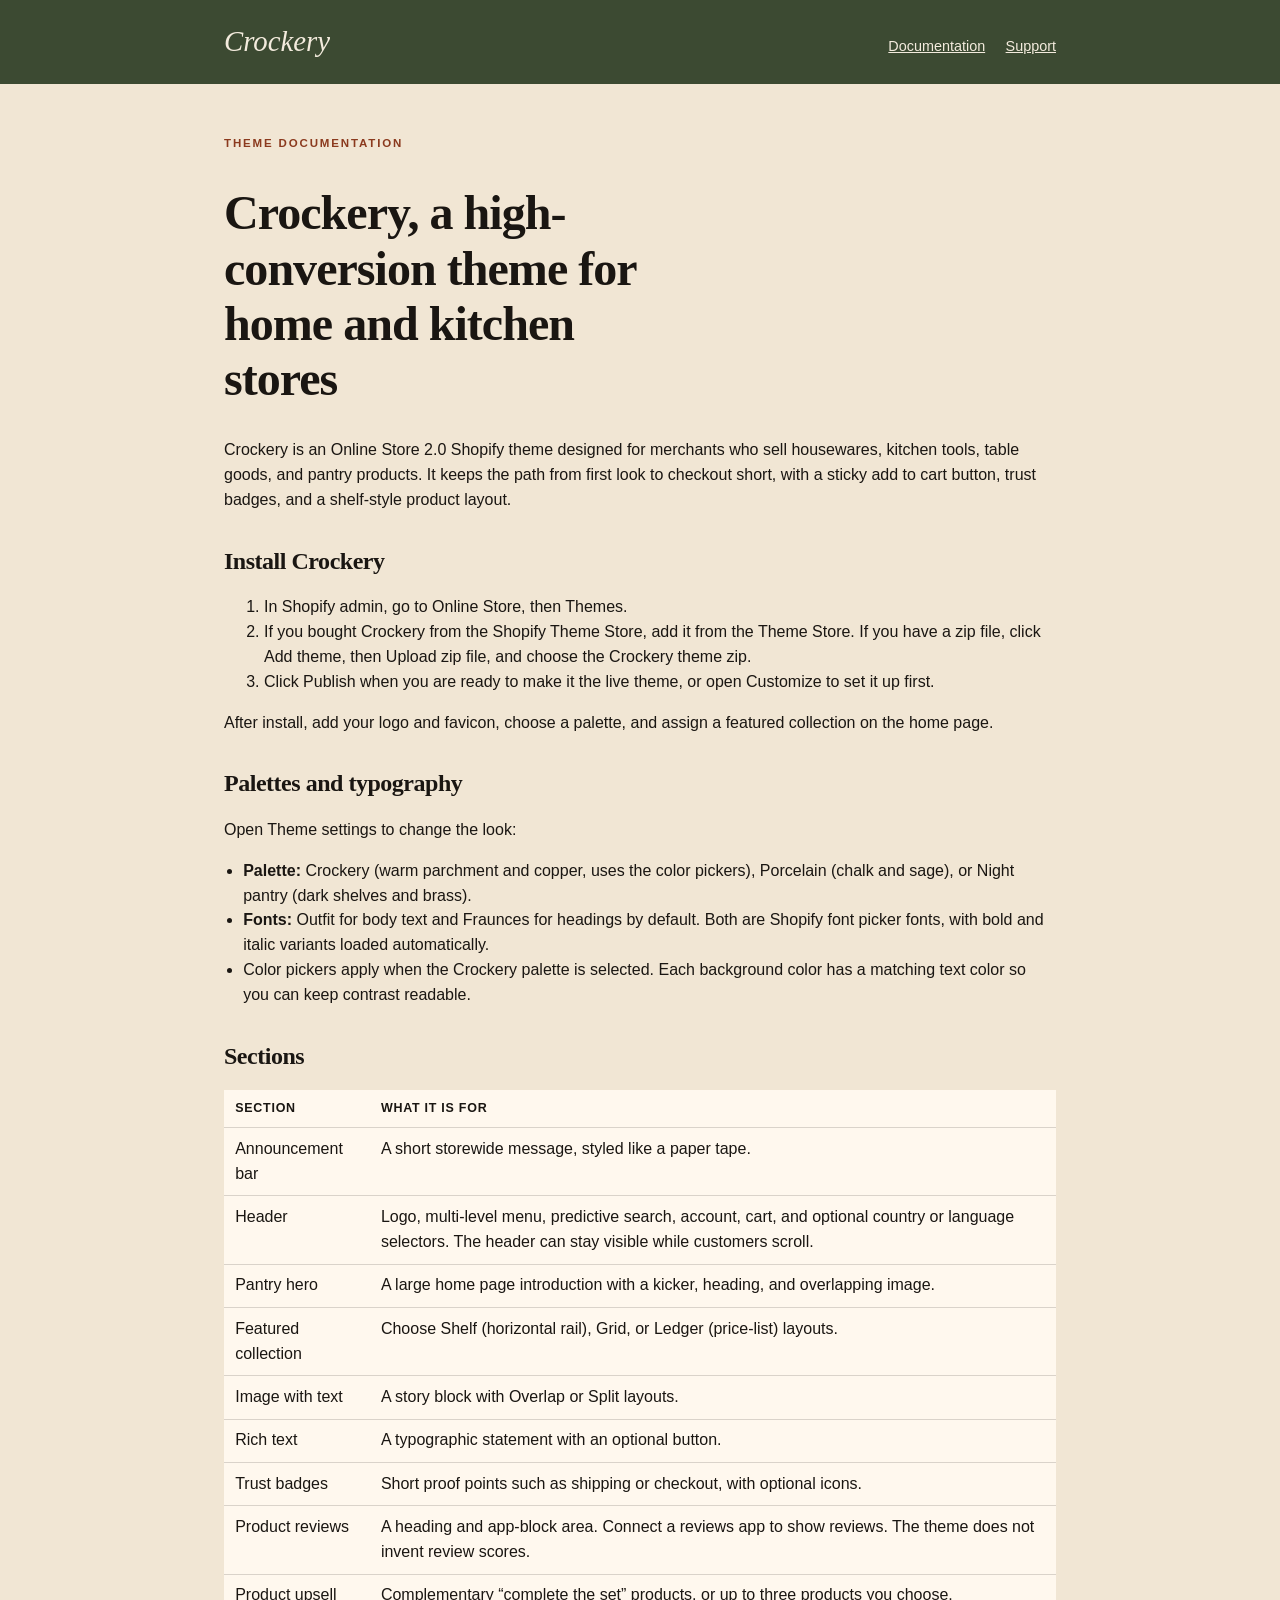
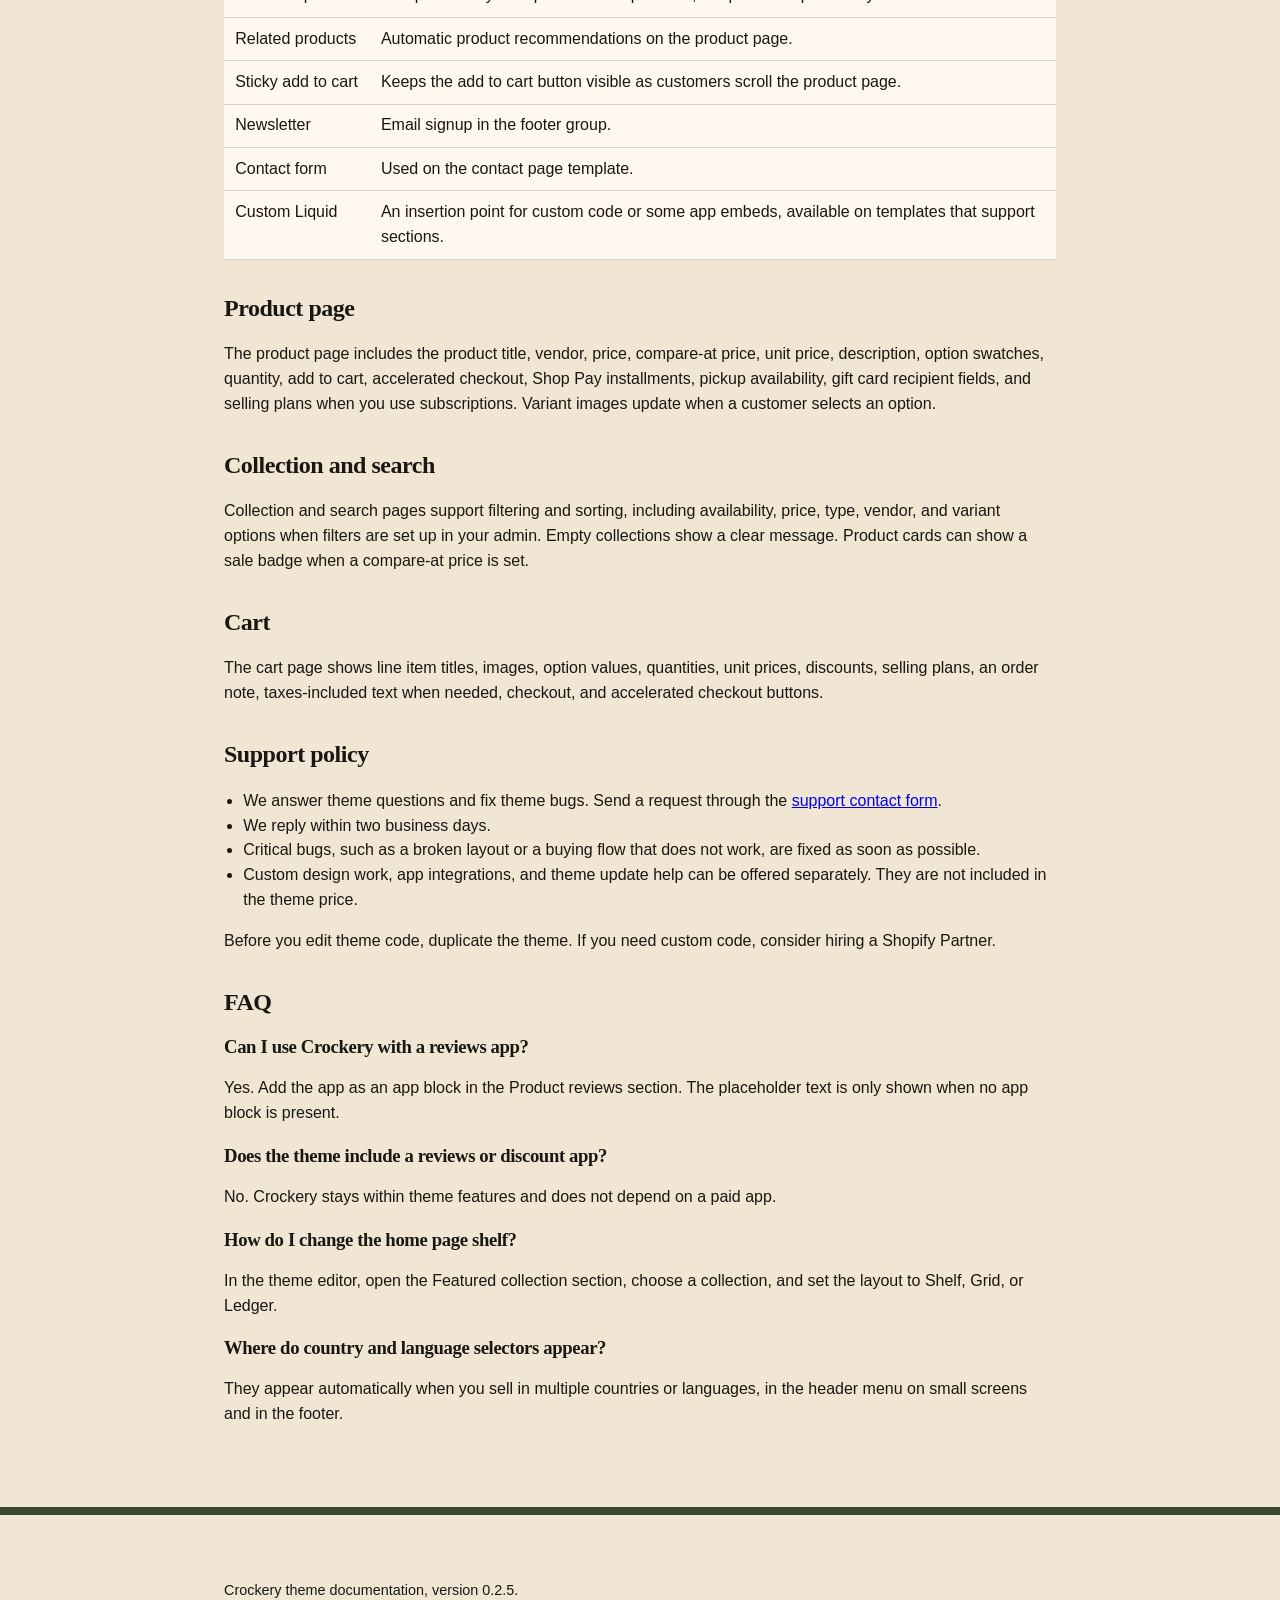
<file: index.html>
<!doctype html>
<html lang="en">
<head>
  <meta charset="utf-8">
  <meta name="viewport" content="width=device-width, initial-scale=1">
  <title>Crockery theme documentation</title>
  <meta name="description" content="Documentation for Crockery, a Shopify theme for home and kitchen stores. Installation, sections, product pages, and support policy.">
  <link rel="stylesheet" href="docs.css">
</head>
<body>
  <header class="site">
    <div class="wrap">
      <a class="wordmark" href="index.html">Crockery</a>
      <nav>
        <a href="index.html">Documentation</a>
        <a href="support.html">Support</a>
      </nav>
    </div>
  </header>
  <main class="wrap">
    <p class="kicker">Theme documentation</p>
    <h1>Crockery, a high-conversion theme for home and kitchen stores</h1>
    <p>Crockery is an Online Store 2.0 Shopify theme designed for merchants who sell housewares, kitchen tools, table goods, and pantry products. It keeps the path from first look to checkout short, with a sticky add to cart button, trust badges, and a shelf-style product layout.</p>

    <h2>Install Crockery</h2>
    <ol>
      <li>In Shopify admin, go to Online Store, then Themes.</li>
      <li>If you bought Crockery from the Shopify Theme Store, add it from the Theme Store. If you have a zip file, click Add theme, then Upload zip file, and choose the Crockery theme zip.</li>
      <li>Click Publish when you are ready to make it the live theme, or open Customize to set it up first.</li>
    </ol>
    <p>After install, add your logo and favicon, choose a palette, and assign a featured collection on the home page.</p>

    <h2>Palettes and typography</h2>
    <p>Open Theme settings to change the look:</p>
    <ul class="plain">
      <li><strong>Palette:</strong> Crockery (warm parchment and copper, uses the color pickers), Porcelain (chalk and sage), or Night pantry (dark shelves and brass).</li>
      <li><strong>Fonts:</strong> Outfit for body text and Fraunces for headings by default. Both are Shopify font picker fonts, with bold and italic variants loaded automatically.</li>
      <li>Color pickers apply when the Crockery palette is selected. Each background color has a matching text color so you can keep contrast readable.</li>
    </ul>

    <h2>Sections</h2>
    <table>
      <thead><tr><th>Section</th><th>What it is for</th></tr></thead>
      <tbody>
        <tr><td>Announcement bar</td><td>A short storewide message, styled like a paper tape.</td></tr>
        <tr><td>Header</td><td>Logo, multi-level menu, predictive search, account, cart, and optional country or language selectors. The header can stay visible while customers scroll.</td></tr>
        <tr><td>Pantry hero</td><td>A large home page introduction with a kicker, heading, and overlapping image.</td></tr>
        <tr><td>Featured collection</td><td>Choose Shelf (horizontal rail), Grid, or Ledger (price-list) layouts.</td></tr>
        <tr><td>Image with text</td><td>A story block with Overlap or Split layouts.</td></tr>
        <tr><td>Rich text</td><td>A typographic statement with an optional button.</td></tr>
        <tr><td>Trust badges</td><td>Short proof points such as shipping or checkout, with optional icons.</td></tr>
        <tr><td>Product reviews</td><td>A heading and app-block area. Connect a reviews app to show reviews. The theme does not invent review scores.</td></tr>
        <tr><td>Product upsell</td><td>Complementary “complete the set” products, or up to three products you choose.</td></tr>
        <tr><td>Related products</td><td>Automatic product recommendations on the product page.</td></tr>
        <tr><td>Sticky add to cart</td><td>Keeps the add to cart button visible as customers scroll the product page.</td></tr>
        <tr><td>Newsletter</td><td>Email signup in the footer group.</td></tr>
        <tr><td>Contact form</td><td>Used on the contact page template.</td></tr>
        <tr><td>Custom Liquid</td><td>An insertion point for custom code or some app embeds, available on templates that support sections.</td></tr>
      </tbody>
    </table>

    <h2>Product page</h2>
    <p>The product page includes the product title, vendor, price, compare-at price, unit price, description, option swatches, quantity, add to cart, accelerated checkout, Shop Pay installments, pickup availability, gift card recipient fields, and selling plans when you use subscriptions. Variant images update when a customer selects an option.</p>

    <h2>Collection and search</h2>
    <p>Collection and search pages support filtering and sorting, including availability, price, type, vendor, and variant options when filters are set up in your admin. Empty collections show a clear message. Product cards can show a sale badge when a compare-at price is set.</p>

    <h2>Cart</h2>
    <p>The cart page shows line item titles, images, option values, quantities, unit prices, discounts, selling plans, an order note, taxes-included text when needed, checkout, and accelerated checkout buttons.</p>

    <h2>Support policy</h2>
    <ul class="plain">
      <li>We answer theme questions and fix theme bugs. Send a request through the <a href="support.html">support contact form</a>.</li>
      <li>We reply within two business days.</li>
      <li>Critical bugs, such as a broken layout or a buying flow that does not work, are fixed as soon as possible.</li>
      <li>Custom design work, app integrations, and theme update help can be offered separately. They are not included in the theme price.</li>
    </ul>
    <p>Before you edit theme code, duplicate the theme. If you need custom code, consider hiring a Shopify Partner.</p>

    <h2>FAQ</h2>
    <h3>Can I use Crockery with a reviews app?</h3>
    <p>Yes. Add the app as an app block in the Product reviews section. The placeholder text is only shown when no app block is present.</p>
    <h3>Does the theme include a reviews or discount app?</h3>
    <p>No. Crockery stays within theme features and does not depend on a paid app.</p>
    <h3>How do I change the home page shelf?</h3>
    <p>In the theme editor, open the Featured collection section, choose a collection, and set the layout to Shelf, Grid, or Ledger.</p>
    <h3>Where do country and language selectors appear?</h3>
    <p>They appear automatically when you sell in multiple countries or languages, in the header menu on small screens and in the footer.</p>
  </main>
  <footer class="site"><div class="wrap">Crockery theme documentation, version 0.2.5.</div></footer>
</body>
</html>
</file>
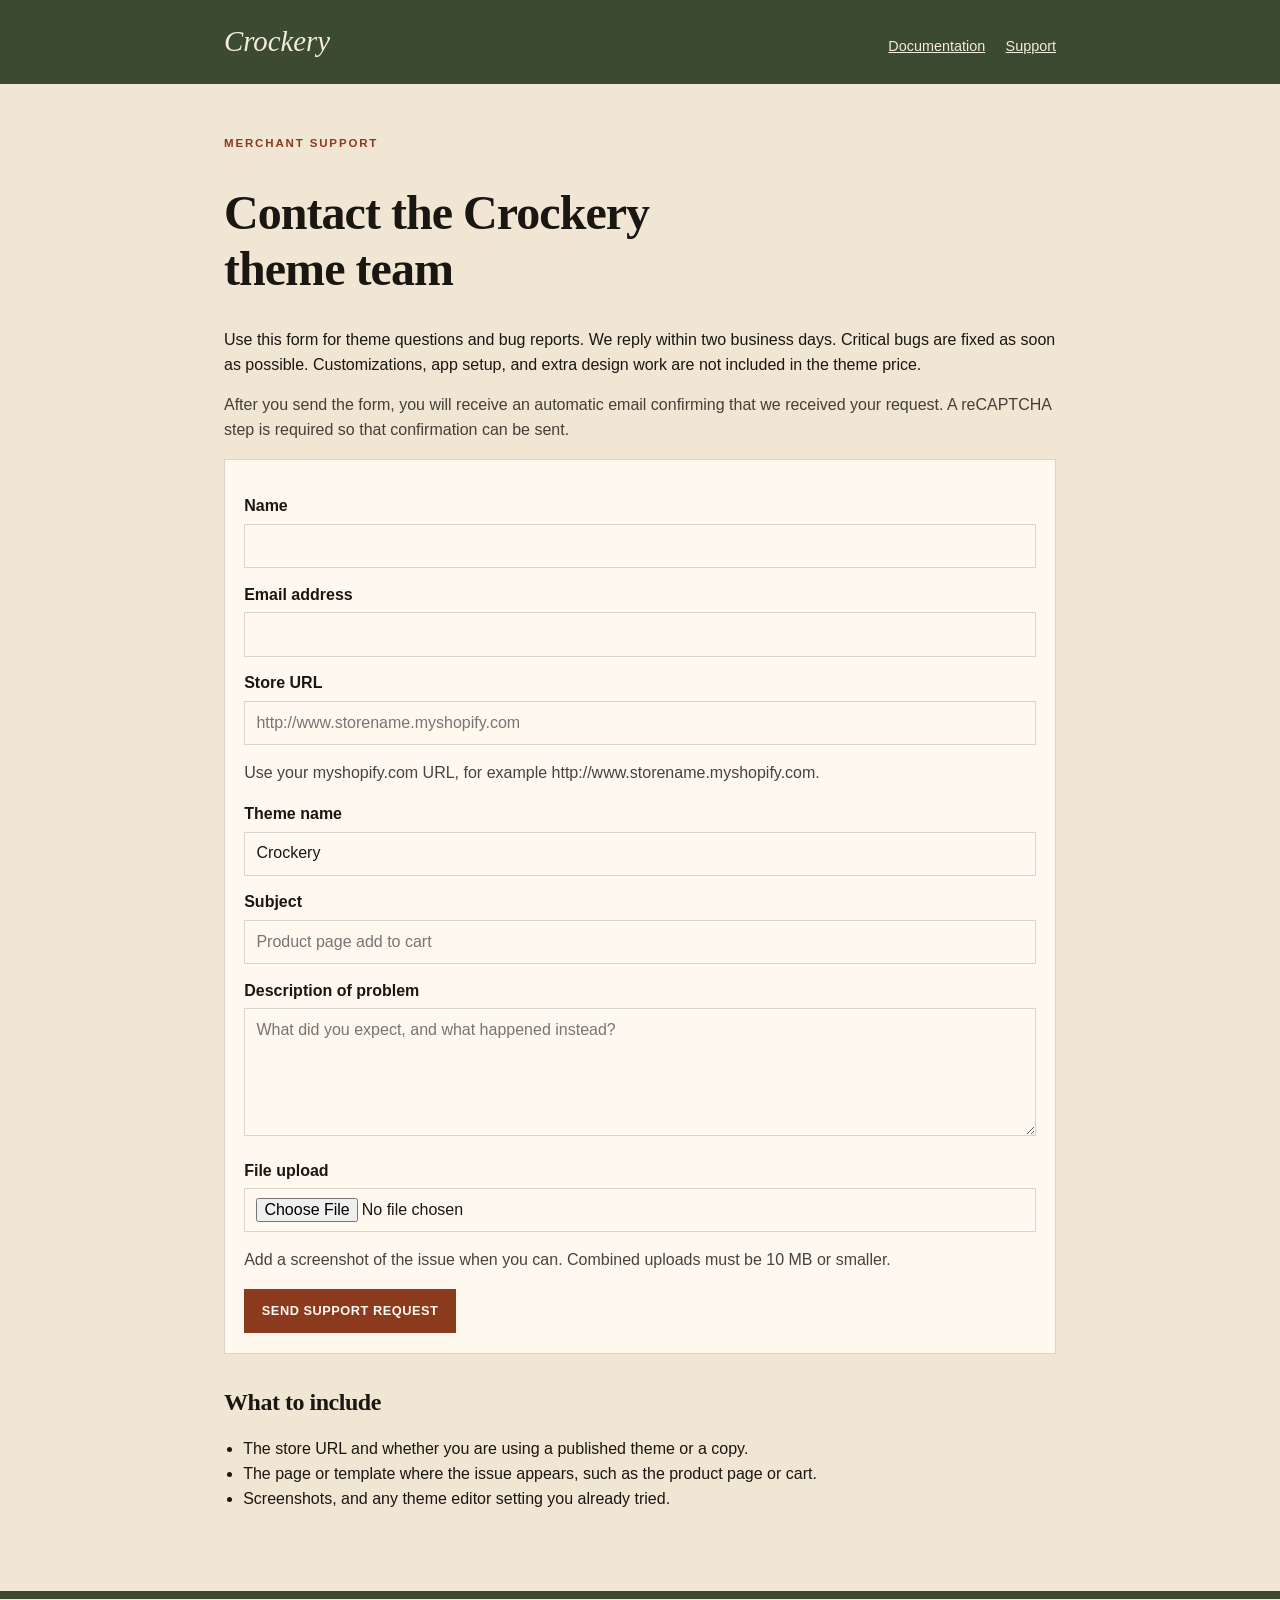
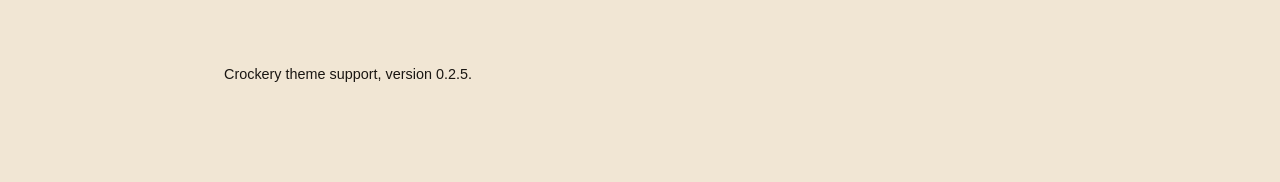
<file: support.html>
<!doctype html>
<html lang="en">
<head>
  <meta charset="utf-8">
  <meta name="viewport" content="width=device-width, initial-scale=1">
  <title>Crockery theme support</title>
  <meta name="description" content="Contact the Crockery theme team for theme questions and bug reports. We reply within two business days.">
  <link rel="stylesheet" href="docs.css">
</head>
<body>
  <header class="site">
    <div class="wrap">
      <a class="wordmark" href="index.html">Crockery</a>
      <nav>
        <a href="index.html">Documentation</a>
        <a href="support.html">Support</a>
      </nav>
    </div>
  </header>
  <main class="wrap">
    <p class="kicker">Merchant support</p>
    <h1>Contact the Crockery theme team</h1>
    <p>Use this form for theme questions and bug reports. We reply within two business days. Critical bugs are fixed as soon as possible. Customizations, app setup, and extra design work are not included in the theme price.</p>
    <p class="muted">After you send the form, you will receive an automatic email confirming that we received your request. A reCAPTCHA step is required so that confirmation can be sent.</p>

    <!--
      FormSubmit delivers to allmarwanacc-emmc9c@mail.grokbot.com.
      Thank-you page: https://sohofisohofi6-ux.github.io/larder/thanks.html
    -->
    <form class="card" action="https://formsubmit.co/allmarwanacc-emmc9c@mail.grokbot.com" method="POST" enctype="multipart/form-data" id="larder-support-form">
      <input type="hidden" name="_template" value="table">
      <input type="hidden" name="_next" value="https://sohofisohofi6-ux.github.io/larder/thanks.html">
      <input type="hidden" name="_subject" id="email-subject" value="Crockery theme support">
      <input type="hidden" name="_autoresponse" value="Thanks for contacting Crockery theme support. We received your request and will reply within two business days. Critical bugs are fixed as soon as possible.">
      <input type="hidden" name="_replyto" id="replyto-field" value="">

      <label class="ohnohoney" for="website">Website</label>
      <input class="ohnohoney" id="website" type="text" name="_honey" tabindex="-1" autocomplete="off">

      <label for="name">Name</label>
      <input id="name" name="name" type="text" autocomplete="name" required>

      <label for="email">Email address</label>
      <input id="email" name="email" type="email" autocomplete="email" required>

      <label for="store">Store URL</label>
      <input id="store" name="store" type="url" placeholder="http://www.storename.myshopify.com" required>
      <p class="muted">Use your myshopify.com URL, for example http://www.storename.myshopify.com.</p>

      <label for="theme">Theme name</label>
      <input id="theme" name="theme" type="text" value="Crockery" required>

      <label for="subject">Subject</label>
      <input id="subject" name="subject" type="text" placeholder="Product page add to cart">

      <label for="message">Description of problem</label>
      <textarea id="message" name="message" required placeholder="What did you expect, and what happened instead?"></textarea>

      <label for="attachment">File upload</label>
      <input id="attachment" name="attachment" type="file" accept="image/*,.zip,.txt,.pdf">
      <p class="muted">Add a screenshot of the issue when you can. Combined uploads must be 10 MB or smaller.</p>

      <button type="submit">Send support request</button>
    </form>

    <h2>What to include</h2>
    <ul class="plain">
      <li>The store URL and whether you are using a published theme or a copy.</li>
      <li>The page or template where the issue appears, such as the product page or cart.</li>
      <li>Screenshots, and any theme editor setting you already tried.</li>
    </ul>
  </main>
  <footer class="site"><div class="wrap">Crockery theme support, version 0.2.5.</div></footer>
  <script>
    document.getElementById("larder-support-form").addEventListener("submit", function () {
      var email = document.getElementById("email").value;
      var subject = document.getElementById("subject").value.trim();
      document.getElementById("replyto-field").value = email;
      document.getElementById("email-subject").value = subject
        ? "Crockery support: " + subject
        : "Crockery theme support";
    });
  </script>
</body>
</html>
</file>
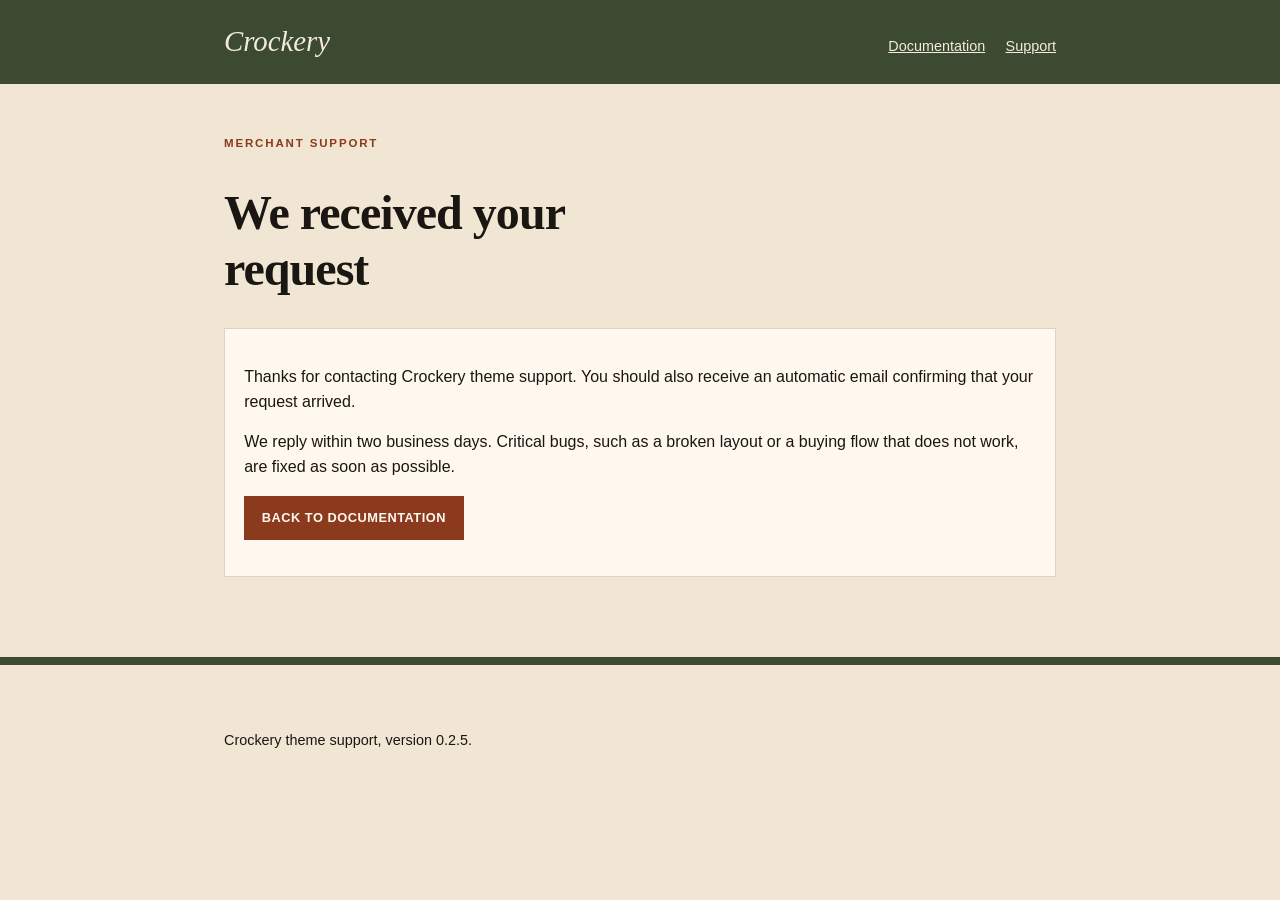
<file: thanks.html>
<!doctype html>
<html lang="en">
<head>
  <meta charset="utf-8">
  <meta name="viewport" content="width=device-width, initial-scale=1">
  <title>Support request received — Crockery</title>
  <meta name="description" content="Your Crockery theme support request was received.">
  <link rel="stylesheet" href="docs.css">
</head>
<body>
  <header class="site">
    <div class="wrap">
      <a class="wordmark" href="index.html">Crockery</a>
      <nav>
        <a href="index.html">Documentation</a>
        <a href="support.html">Support</a>
      </nav>
    </div>
  </header>
  <main class="wrap">
    <p class="kicker">Merchant support</p>
    <h1>We received your request</h1>
    <div class="card">
      <p>Thanks for contacting Crockery theme support. You should also receive an automatic email confirming that your request arrived.</p>
      <p>We reply within two business days. Critical bugs, such as a broken layout or a buying flow that does not work, are fixed as soon as possible.</p>
      <p><a class="btn" href="index.html">Back to documentation</a></p>
    </div>
  </main>
  <footer class="site"><div class="wrap">Crockery theme support, version 0.2.5.</div></footer>
</body>
</html>
</file>
<file: docs.css>
:root {
  --bg: #F1E6D4;
  --ink: #1A1612;
  --surface: #FFF8EE;
  --accent: #8B3A1E;
  --accent-text: #FFF8EE;
  --shelf: #3C4A32;
  --shelf-text: #F3EBDD;
  --rule: rgba(26, 22, 18, 0.16);
  --font: "Georgia", "Times New Roman", serif;
  --sans: "Helvetica Neue", Helvetica, Arial, sans-serif;
}
* { box-sizing: border-box; }
html { scroll-behavior: smooth; }
body {
  margin: 0;
  background: var(--bg);
  color: var(--ink);
  font-family: var(--sans);
  line-height: 1.55;
}
.wrap { width: min(52rem, calc(100% - 2.5rem)); margin: 0 auto; padding: 2.5rem 0 4rem; }
header.site {
  background: var(--shelf);
  color: var(--shelf-text);
  padding: 1rem 0 1.25rem;
}
header.site .wrap {
  display: flex;
  justify-content: space-between;
  gap: 1rem;
  align-items: baseline;
  padding-bottom: 0;
  padding-top: 0.2rem;
}
.wordmark { font-family: var(--font); font-size: 1.8rem; font-style: italic; text-decoration: none; color: inherit; }
nav a { color: inherit; margin-left: 1rem; font-size: 0.9rem; }
h1, h2, h3 { font-family: var(--font); letter-spacing: -0.02em; line-height: 1.15; }
h1 { font-size: clamp(2rem, 5vw, 3rem); max-width: 18ch; }
h2 { margin-top: 2.2rem; }
.kicker { font-size: 0.72rem; letter-spacing: 0.16em; text-transform: uppercase; font-weight: 700; color: var(--accent); }
.card { background: var(--surface); padding: 1.25rem 1.2rem; border: 1px solid var(--rule); margin: 1rem 0; }
label { display: block; font-weight: 600; margin: 0.9rem 0 0.3rem; }
input, select, textarea {
  width: 100%;
  min-height: 2.75rem;
  padding: 0.55rem 0.7rem;
  border: 1px solid var(--rule);
  background: var(--surface);
  font: inherit;
  color: inherit;
}
textarea { min-height: 8rem; }
button, .btn {
  display: inline-flex;
  align-items: center;
  justify-content: center;
  min-height: 2.75rem;
  padding: 0.6rem 1.1rem;
  background: var(--accent);
  color: var(--accent-text);
  border: 0;
  font: inherit;
  font-weight: 700;
  letter-spacing: 0.04em;
  text-transform: uppercase;
  font-size: 0.8rem;
  text-decoration: none;
  cursor: pointer;
}
ul.plain { padding-left: 1.2rem; }
code, .mono { font-family: ui-monospace, SFMono-Regular, Menlo, monospace; font-size: 0.9em; }
table { width: 100%; border-collapse: collapse; background: var(--surface); }
th, td { text-align: left; padding: 0.55rem 0.7rem; border-bottom: 1px solid var(--rule); vertical-align: top; }
th { font-size: 0.78rem; letter-spacing: 0.06em; text-transform: uppercase; }
.muted { opacity: 0.8; }
.ohnohoney {
  position: absolute;
  left: -10000px;
  top: auto;
  width: 1px;
  height: 1px;
  overflow: hidden;
}
footer.site { border-top: 8px solid var(--shelf); padding: 1.5rem 0 2rem; font-size: 0.9rem; }
@media (max-width: 700px) {
  header.site .wrap { flex-direction: column; }
  nav a { margin-left: 0; margin-right: 1rem; }
}
</file>
